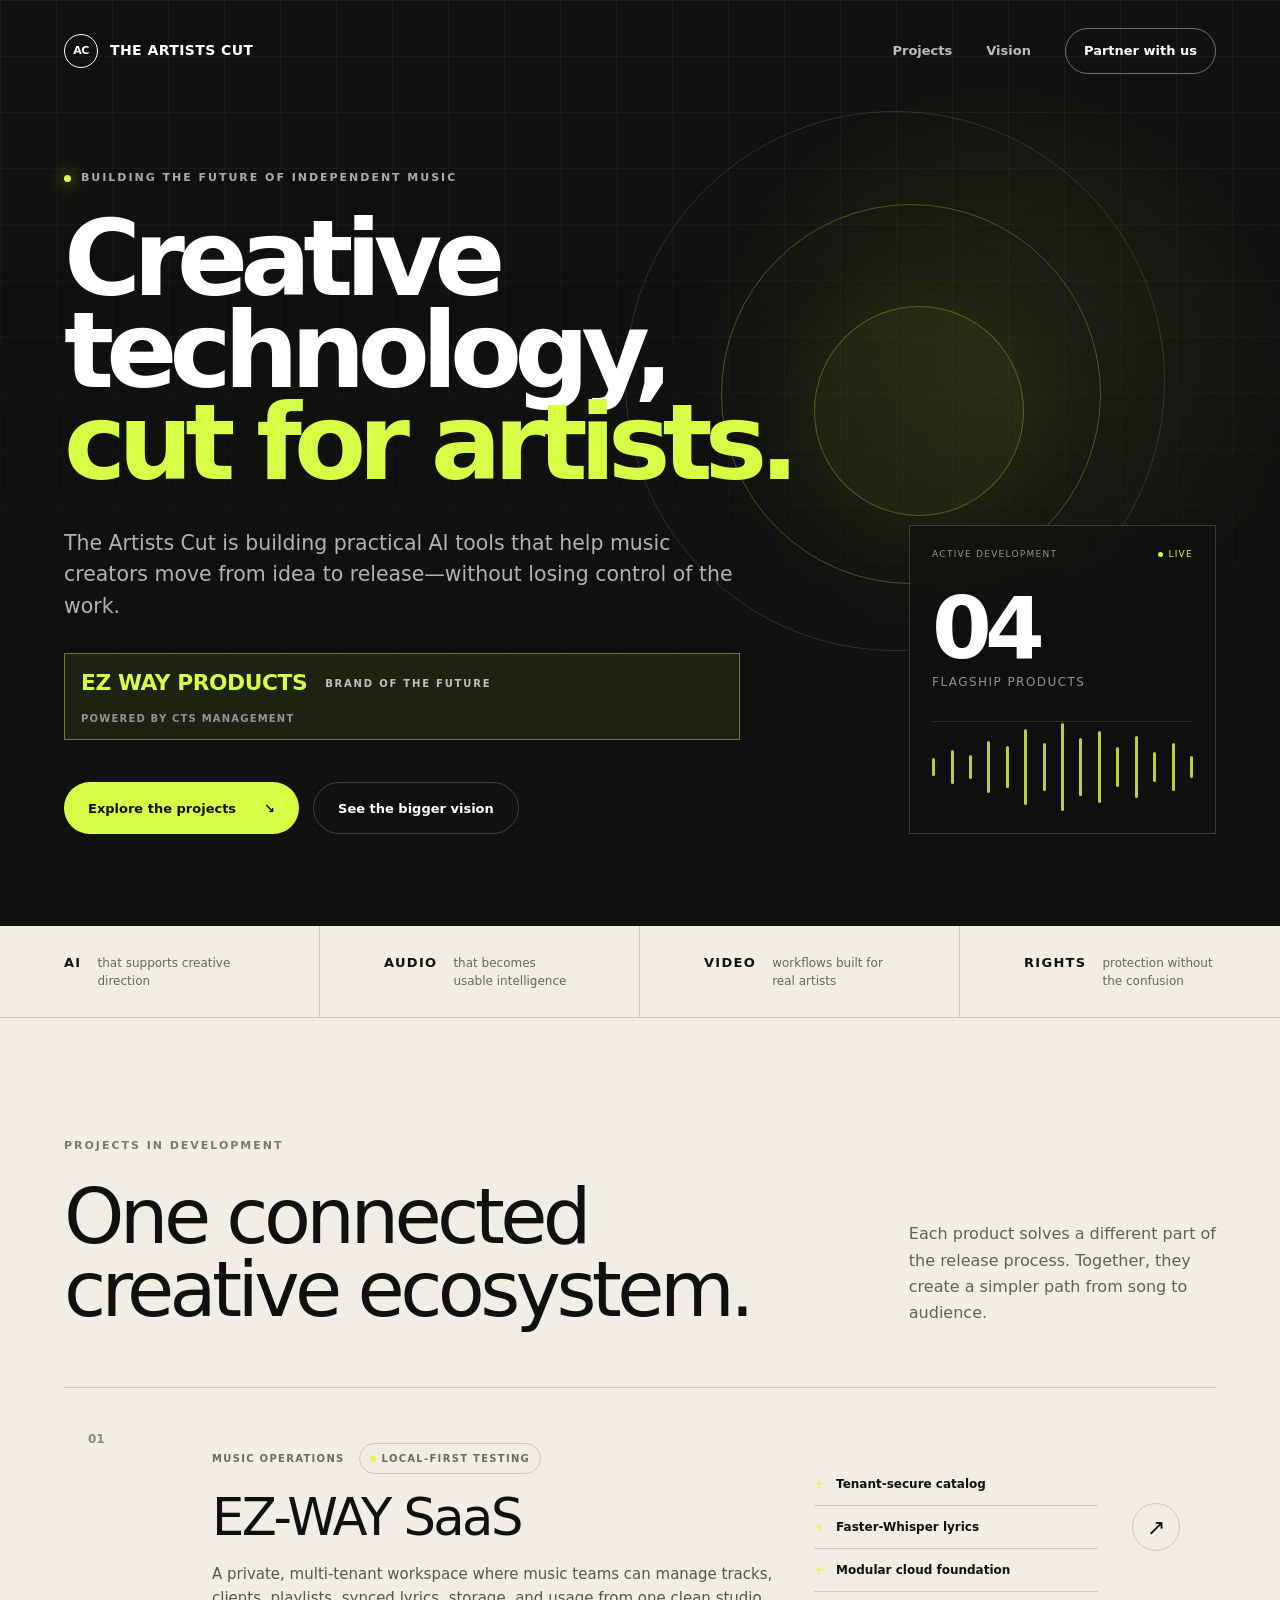
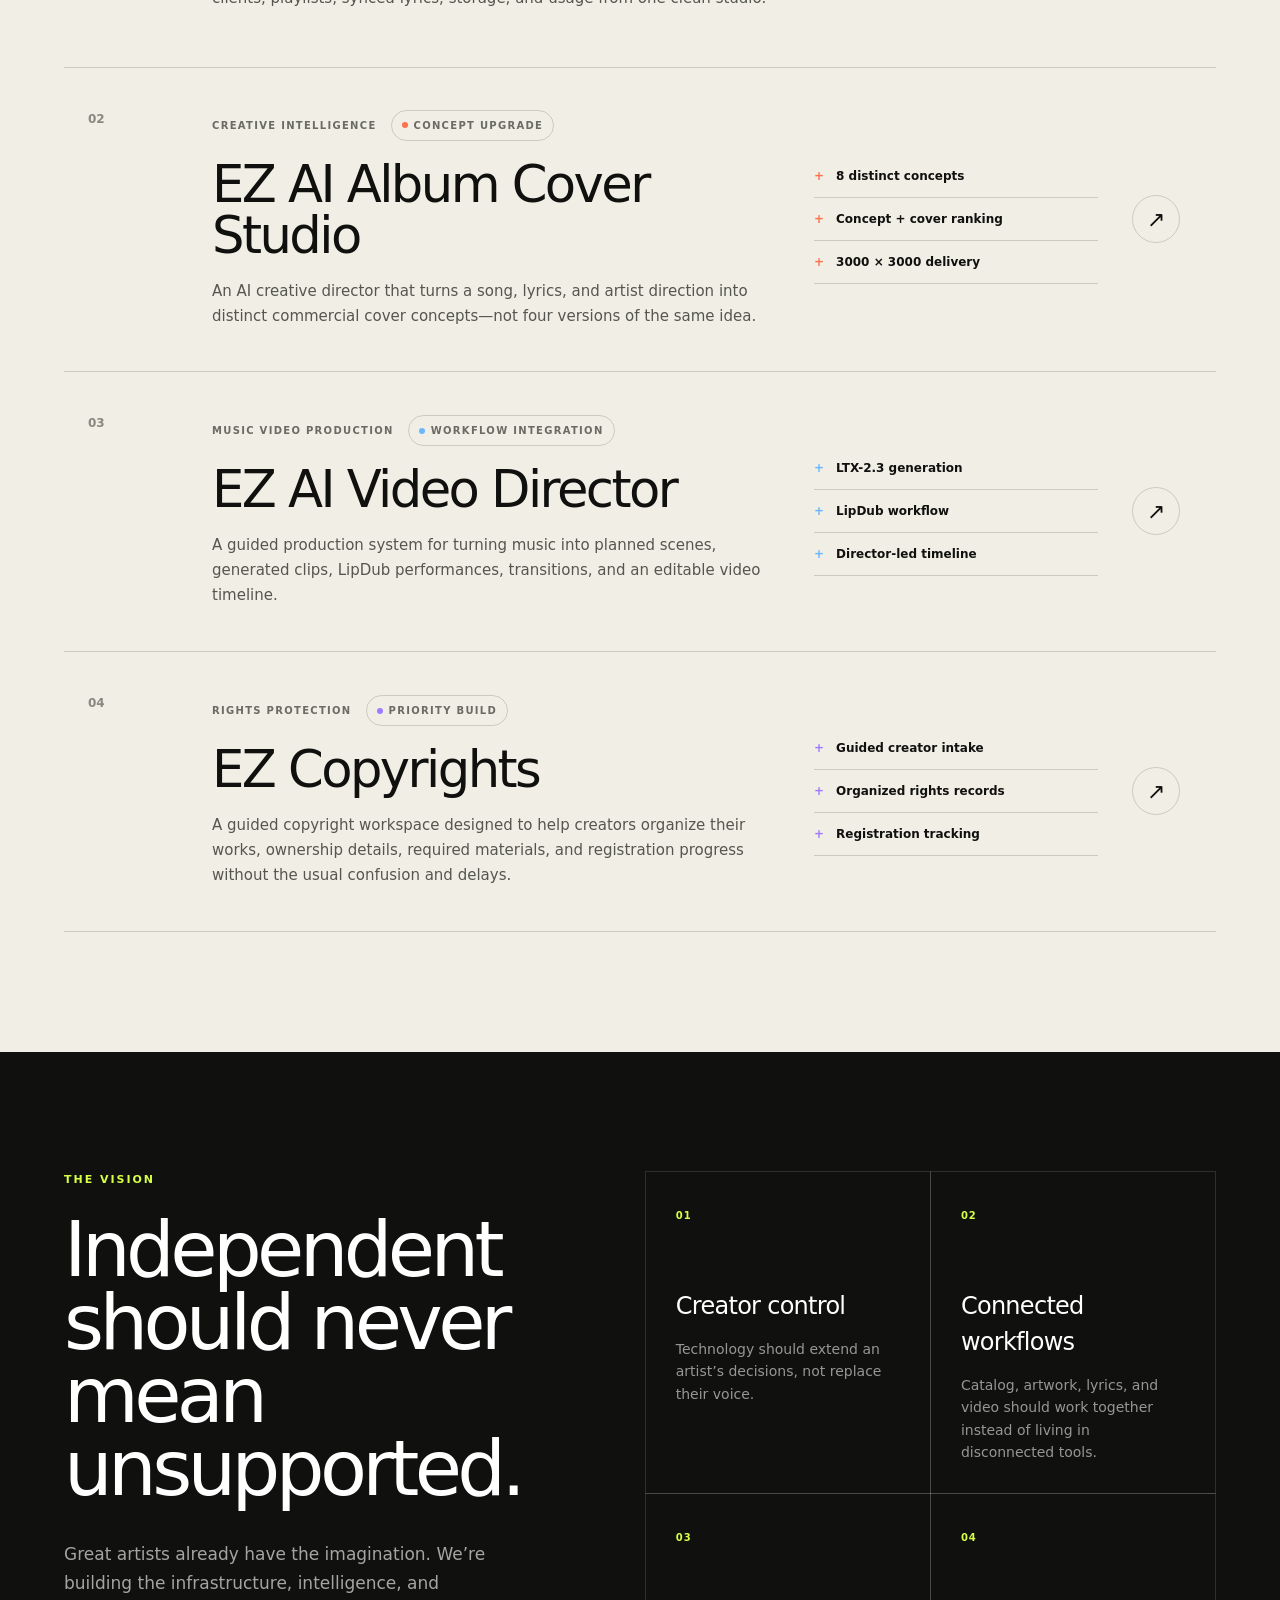
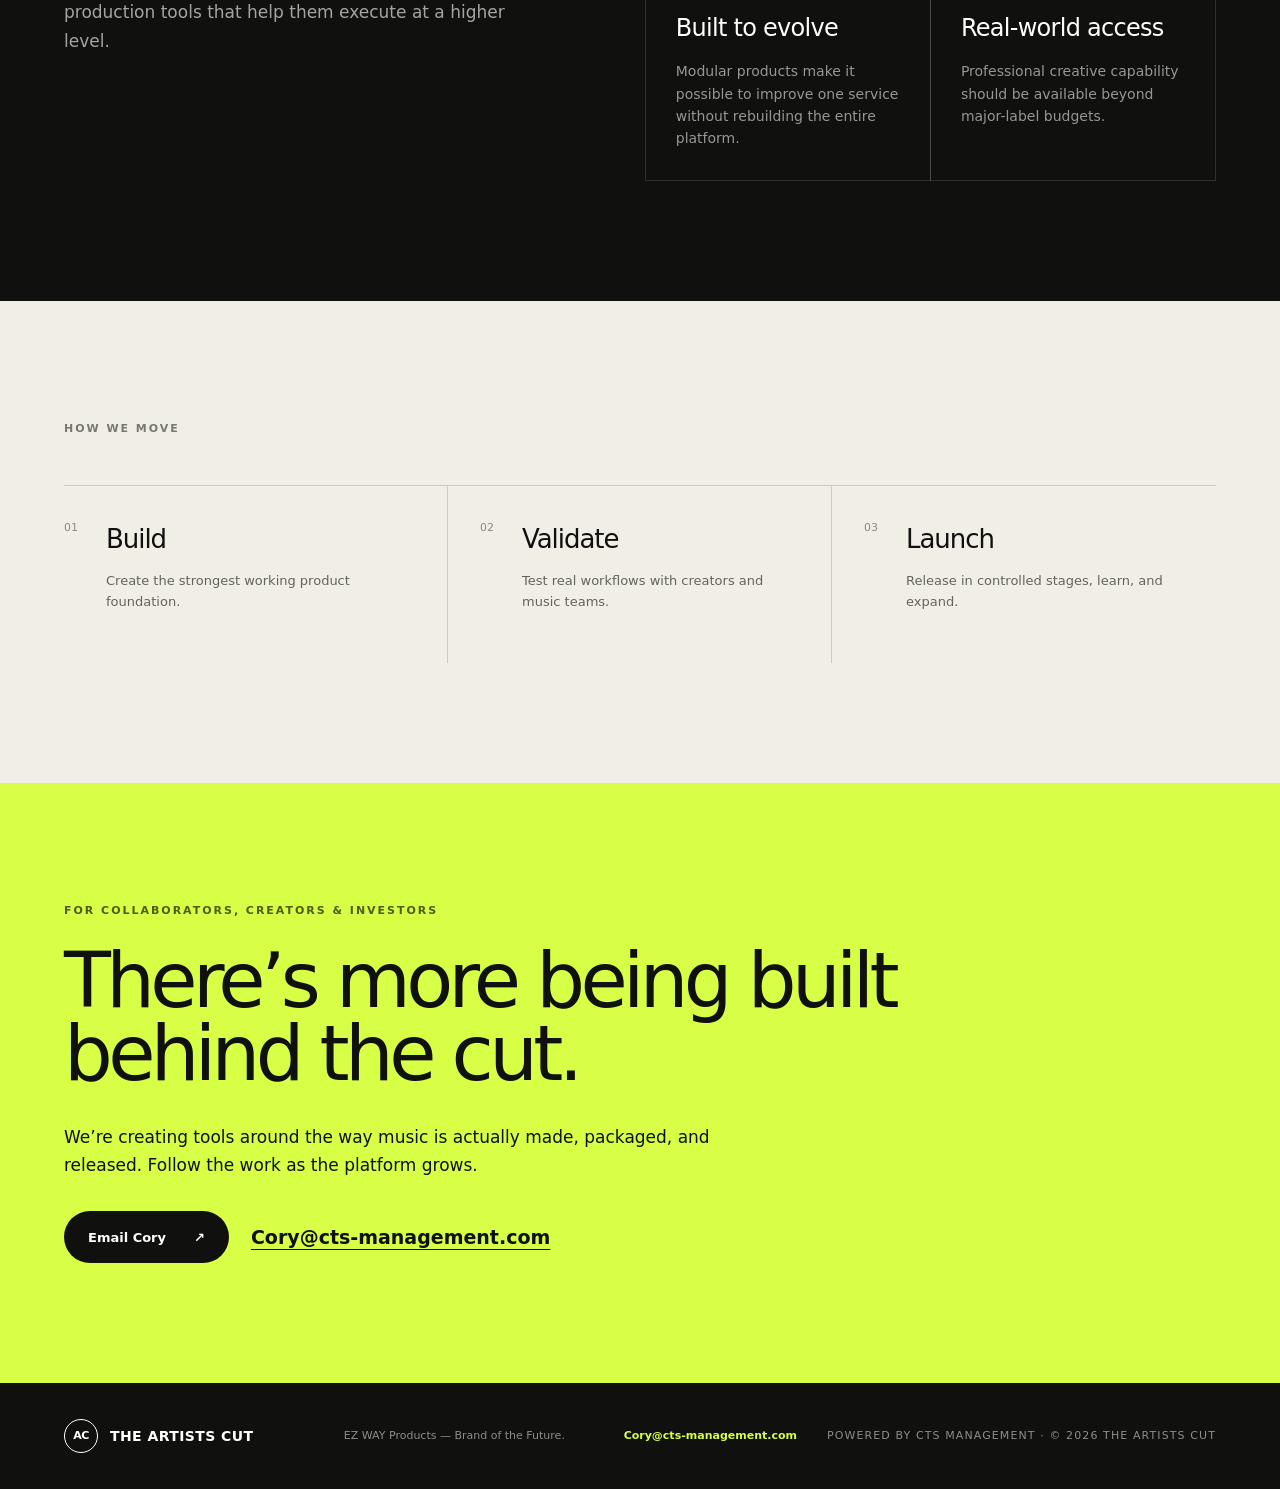
<file: index.html>
<!doctype html>
<html lang="en">
  <head>
    <meta charset="UTF-8" />
    <meta name="viewport" content="width=device-width, initial-scale=1.0" />
    <meta
      name="description"
      content="Explore EZ WAY Products from The Artists Cut—music technology built as the Brand of the Future and powered by CTS Management."
    />
    <link rel="icon" href="/favicon.svg" />
    <title>The Artists Cut | Projects in Development</title>
    <script type="module" crossorigin src="/assets/index-BSWDtGee.js"></script>
    <link rel="stylesheet" crossorigin href="/assets/index-tEXN2yDE.css">
  </head>
  <body>
    <div id="root"></div>
  </body>
</html>
</file>
<file: assets/index-tEXN2yDE.css>
/*! tailwindcss v4.2.1 | MIT License | https://tailwindcss.com */
@layer properties{@supports (((-webkit-hyphens:none)) and (not (margin-trim:inline))) or ((-moz-orient:inline) and (not (color:rgb(from red r g b)))){*,:before,:after,::backdrop{--tw-blur:initial;--tw-brightness:initial;--tw-contrast:initial;--tw-grayscale:initial;--tw-hue-rotate:initial;--tw-invert:initial;--tw-opacity:initial;--tw-saturate:initial;--tw-sepia:initial;--tw-drop-shadow:initial;--tw-drop-shadow-color:initial;--tw-drop-shadow-alpha:100%;--tw-drop-shadow-size:initial}}}@layer theme{:root,:host{--font-sans:ui-sans-serif, system-ui, sans-serif, "Apple Color Emoji", "Segoe UI Emoji", "Segoe UI Symbol", "Noto Color Emoji";--font-mono:ui-monospace, SFMono-Regular, Menlo, Monaco, Consolas, "Liberation Mono", "Courier New", monospace;--spacing:.25rem;--default-font-family:var(--font-sans);--default-mono-font-family:var(--font-mono)}}@layer base{*,:after,:before,::backdrop{box-sizing:border-box;border:0 solid;margin:0;padding:0}::file-selector-button{box-sizing:border-box;border:0 solid;margin:0;padding:0}html,:host{-webkit-text-size-adjust:100%;tab-size:4;line-height:1.5;font-family:var(--default-font-family,ui-sans-serif, system-ui, sans-serif, "Apple Color Emoji", "Segoe UI Emoji", "Segoe UI Symbol", "Noto Color Emoji");font-feature-settings:var(--default-font-feature-settings,normal);font-variation-settings:var(--default-font-variation-settings,normal);-webkit-tap-highlight-color:transparent}hr{height:0;color:inherit;border-top-width:1px}abbr:where([title]){-webkit-text-decoration:underline dotted;text-decoration:underline dotted}h1,h2,h3,h4,h5,h6{font-size:inherit;font-weight:inherit}a{color:inherit;-webkit-text-decoration:inherit;-webkit-text-decoration:inherit;-webkit-text-decoration:inherit;-webkit-text-decoration:inherit;text-decoration:inherit}b,strong{font-weight:bolder}code,kbd,samp,pre{font-family:var(--default-mono-font-family,ui-monospace, SFMono-Regular, Menlo, Monaco, Consolas, "Liberation Mono", "Courier New", monospace);font-feature-settings:var(--default-mono-font-feature-settings,normal);font-variation-settings:var(--default-mono-font-variation-settings,normal);font-size:1em}small{font-size:80%}sub,sup{vertical-align:baseline;font-size:75%;line-height:0;position:relative}sub{bottom:-.25em}sup{top:-.5em}table{text-indent:0;border-color:inherit;border-collapse:collapse}:-moz-focusring{outline:auto}progress{vertical-align:baseline}summary{display:list-item}ol,ul,menu{list-style:none}img,svg,video,canvas,audio,iframe,embed,object{vertical-align:middle;display:block}img,video{max-width:100%;height:auto}button,input,select,optgroup,textarea{font:inherit;font-feature-settings:inherit;font-variation-settings:inherit;letter-spacing:inherit;color:inherit;opacity:1;background-color:#0000;border-radius:0}::file-selector-button{font:inherit;font-feature-settings:inherit;font-variation-settings:inherit;letter-spacing:inherit;color:inherit;opacity:1;background-color:#0000;border-radius:0}:where(select:is([multiple],[size])) optgroup{font-weight:bolder}:where(select:is([multiple],[size])) optgroup option{padding-inline-start:20px}::file-selector-button{margin-inline-end:4px}::placeholder{opacity:1}@supports (not ((-webkit-appearance:-apple-pay-button))) or (contain-intrinsic-size:1px){::placeholder{color:currentColor}@supports (color:color-mix(in lab, red, red)){::placeholder{color:color-mix(in oklab, currentcolor 50%, transparent)}}}textarea{resize:vertical}::-webkit-search-decoration{-webkit-appearance:none}::-webkit-date-and-time-value{min-height:1lh;text-align:inherit}::-webkit-datetime-edit{display:inline-flex}::-webkit-datetime-edit-fields-wrapper{padding:0}::-webkit-datetime-edit{padding-block:0}::-webkit-datetime-edit-year-field{padding-block:0}::-webkit-datetime-edit-month-field{padding-block:0}::-webkit-datetime-edit-day-field{padding-block:0}::-webkit-datetime-edit-hour-field{padding-block:0}::-webkit-datetime-edit-minute-field{padding-block:0}::-webkit-datetime-edit-second-field{padding-block:0}::-webkit-datetime-edit-millisecond-field{padding-block:0}::-webkit-datetime-edit-meridiem-field{padding-block:0}::-webkit-calendar-picker-indicator{line-height:1}:-moz-ui-invalid{box-shadow:none}button,input:where([type=button],[type=reset],[type=submit]){appearance:button}::file-selector-button{appearance:button}::-webkit-inner-spin-button{height:auto}::-webkit-outer-spin-button{height:auto}[hidden]:where(:not([hidden=until-found])){display:none!important}}@layer components;@layer utilities{.visible{visibility:visible}.relative{position:relative}.start{inset-inline-start:var(--spacing)}.end{inset-inline-end:var(--spacing)}.flex{display:flex}.hidden{display:none}.table{display:table}.resize{resize:both}.antialiased{-webkit-font-smoothing:antialiased;-moz-osx-font-smoothing:grayscale}.blur{--tw-blur:blur(8px);filter:var(--tw-blur,) var(--tw-brightness,) var(--tw-contrast,) var(--tw-grayscale,) var(--tw-hue-rotate,) var(--tw-invert,) var(--tw-saturate,) var(--tw-sepia,) var(--tw-drop-shadow,)}}:root{--ink:#10110f;--paper:#f1eee5;--muted:#9b9b91;--line:#10110f29;--lime:#d7ff45;--coral:#ff704d;--blue:#69b7ff;--violet:#9e7bff}*{box-sizing:border-box}html{scroll-behavior:smooth}body{background:var(--paper);color:var(--ink);font-family:var(--font-geist-sans), Arial, Helvetica, sans-serif;margin:0}a{color:inherit;text-decoration:none}button,a{-webkit-tap-highlight-color:transparent}a:focus-visible{outline:2px solid var(--lime);outline-offset:4px}.site-header{z-index:10;color:#fff;justify-content:space-between;align-items:center;max-width:1440px;margin:0 auto;padding:28px 5vw;display:flex;position:absolute;top:0;left:0;right:0}.brand{letter-spacing:.03em;text-transform:uppercase;align-items:center;gap:12px;font-size:14px;font-weight:800;display:inline-flex}.brand-mark{letter-spacing:-.05em;border:1px solid;border-radius:50%;place-items:center;width:34px;height:34px;font-size:11px;display:grid}.site-header nav{align-items:center;gap:34px;font-size:13px;font-weight:700;display:flex}.site-header nav a{opacity:.72;transition:opacity .2s}.site-header nav a:hover,.site-header nav a:focus-visible{opacity:1}.site-header .nav-cta{opacity:1;border:1px solid #fff6;border-radius:999px;padding:12px 18px}.hero{isolation:isolate;background:var(--ink);color:#fff;grid-template-columns:minmax(0,1.6fr) minmax(300px,.65fr);align-items:end;gap:7vw;min-height:780px;padding:170px 5vw 92px;display:grid;position:relative;overflow:hidden}.hero:before{content:"";z-index:-3;background:radial-gradient(circle at 78% 42%,#d7ff4521,#0000 28%),linear-gradient(#ffffff0b 1px,#0000 1px) 0 0/56px 56px,linear-gradient(90deg,#ffffff0b 1px,#0000 1px) 0 0/56px 56px;position:absolute;inset:0;-webkit-mask-image:linear-gradient(#000,#0000 90%);mask-image:linear-gradient(#000,#0000 90%)}.hero:after{content:"";z-index:-2;border:1px solid #ffffff21;border-radius:50%;width:540px;height:540px;position:absolute;top:12%;right:9%}.hero-orbit{z-index:-1;border:1px solid #d7ff4547;border-radius:50%;position:absolute}.orbit-one{width:380px;height:380px;top:22%;right:14%}.orbit-two{background:#d7ff450f;width:210px;height:210px;top:33%;right:20%;box-shadow:0 0 100px #d7ff4514}.hero-copy{max-width:980px;position:relative}.kicker,.section-label{letter-spacing:.18em;text-transform:uppercase;align-items:center;gap:10px;margin:0 0 26px;font-size:11px;font-weight:800;display:flex}.kicker{color:#ffffffa6}.kicker span{background:var(--lime);width:7px;height:7px;box-shadow:0 0 16px var(--lime);border-radius:50%}.hero h1{letter-spacing:-.075em;max-width:920px;margin:0;font-size:clamp(68px,8.2vw,132px);font-weight:800;line-height:.88}.hero h1 span{color:var(--lime);display:block}.hero-lede{color:#ffffffad;max-width:680px;margin:38px 0 0;font-size:clamp(17px,1.6vw,22px);line-height:1.55}.future-brand{background:#d7ff4512;border:1px solid #d7ff456b;flex-wrap:wrap;align-items:center;gap:12px 18px;margin-top:30px;padding:13px 16px;display:inline-flex}.future-brand strong{color:var(--lime);letter-spacing:-.02em;font-size:clamp(16px,1.7vw,23px)}.future-brand span{color:#ffffffb8;letter-spacing:.18em;font-size:10px;font-weight:800}.future-brand em{color:#ffffff85;letter-spacing:.12em;text-transform:uppercase;width:100%;font-size:10px;font-style:normal;font-weight:700}.hero-actions{flex-wrap:wrap;align-items:center;gap:14px;margin-top:42px;display:flex}.button{border-radius:999px;justify-content:center;align-items:center;gap:28px;min-height:52px;padding:0 24px;font-size:13px;font-weight:800;transition:transform .2s,background .2s;display:inline-flex}.button:hover,.button:focus-visible{transform:translateY(-2px)}.button-primary{background:var(--lime);color:var(--ink)}.button-quiet{color:#fff;border:1px solid #fff3}.hero-signal{-webkit-backdrop-filter:blur(12px);backdrop-filter:blur(12px);background:#10110f9e;border:1px solid #ffffff2e;padding:22px;position:relative}.signal-top{color:#ffffff8c;letter-spacing:.14em;justify-content:space-between;font-size:9px;display:flex}.live-dot{color:var(--lime)}.live-dot:before{content:"";background:var(--lime);border-radius:50%;width:5px;height:5px;margin-right:5px;display:inline-block}.hero-signal strong{letter-spacing:-.08em;margin-top:24px;font-size:86px;line-height:1;display:block}.hero-signal p{color:#ffffff8c;text-transform:uppercase;letter-spacing:.12em;margin:2px 0 30px;font-size:12px}.wave{border-top:1px solid #ffffff1f;justify-content:space-between;align-items:center;gap:5px;height:90px;display:flex}.wave i{background:var(--lime);opacity:.82;border-radius:4px;width:3px}.proof-strip{border-bottom:1px solid var(--line);grid-template-columns:repeat(4,1fr);display:grid}.proof-strip div{border-right:1px solid var(--line);align-items:baseline;gap:16px;padding:27px 5vw;display:flex}.proof-strip div:last-child{border-right:0}.proof-strip strong{letter-spacing:.1em;font-size:13px}.proof-strip span{color:#65665f;font-size:12px}.projects-section,.vision-section,.process-section{padding:120px 5vw}.section-heading{grid-template-columns:1.4fr .6fr;align-items:end;gap:10vw;margin-bottom:60px;display:grid}.section-label{color:#777870}.section-heading h2,.vision-statement h2,.connect-section h2{letter-spacing:-.06em;max-width:820px;margin:0;font-size:clamp(44px,6vw,88px);line-height:.95}.section-heading>p{color:#5f605a;margin:0;font-size:16px;line-height:1.65}.project-list{border-top:1px solid var(--line)}.project-card{--accent:var(--lime);border-bottom:1px solid var(--line);grid-template-columns:90px minmax(0,1.5fr) minmax(220px,.75fr) 60px;align-items:center;gap:34px;min-height:280px;padding:42px 24px;transition:background .25s,padding .25s;display:grid;position:relative}.project-card:before{content:"";background:var(--accent);width:4px;transition:transform .25s;position:absolute;top:0;bottom:0;left:0;transform:scaleY(0)}.project-card:hover{background:#ffffff78;padding-left:36px}.project-card:hover:before{transform:scaleY(1)}.project-card.coral{--accent:var(--coral)}.project-card.blue{--accent:var(--blue)}.project-card.violet{--accent:var(--violet)}.project-index{color:#888981;align-self:start;font-size:12px;font-weight:800}.project-meta{color:#6a6b64;letter-spacing:.13em;text-transform:uppercase;flex-wrap:wrap;align-items:center;gap:14px;font-size:10px;font-weight:800;display:flex}.status{border:1px solid var(--line);border-radius:999px;align-items:center;gap:6px;padding:7px 10px;display:inline-flex}.status i{background:var(--accent);border-radius:50%;width:6px;height:6px}.project-main h3{letter-spacing:-.05em;margin:18px 0;font-size:clamp(32px,4vw,57px);line-height:1}.project-main>p{color:#55564f;max-width:720px;margin:0;font-size:15px;line-height:1.65}.project-card ul{margin:0;padding:0;list-style:none}.project-card li{border-bottom:1px solid var(--line);padding:12px 0;font-size:12px;font-weight:700}.project-card li:before{content:"+";color:var(--accent);margin-right:12px;font-weight:900}.project-arrow{border:1px solid var(--line);border-radius:50%;place-items:center;width:48px;height:48px;font-size:22px;display:grid}.vision-section{background:var(--ink);color:#fff;grid-template-columns:.9fr 1.1fr;gap:9vw;display:grid}.vision-statement{align-self:start;position:sticky;top:40px}.vision-statement .section-label{color:var(--lime)}.vision-statement>p:last-child{color:#ffffff9e;max-width:620px;margin:34px 0 0;font-size:17px;line-height:1.7}.vision-grid{grid-template-columns:repeat(2,1fr);display:grid}.vision-grid article{border:1px solid #ffffff21;min-height:270px;margin:-1px 0 0 -1px;padding:30px}.vision-grid span{color:var(--lime);letter-spacing:.1em;font-size:10px;font-weight:800}.vision-grid h3{letter-spacing:-.03em;margin:62px 0 14px;font-size:24px}.vision-grid p{color:#ffffff8f;margin:0;font-size:14px;line-height:1.6}.process-section .section-label{margin-bottom:48px}.process-grid{border-top:1px solid var(--line);grid-template-columns:repeat(3,1fr);display:grid}.process-grid article{border-right:1px solid var(--line);gap:28px;padding:34px 32px 50px 0;display:flex}.process-grid article+article{padding-left:32px}.process-grid article:last-child{border-right:0}.process-grid>article>span{color:#8a8b84;font-size:11px}.process-grid h3{letter-spacing:-.04em;margin:0 0 12px;font-size:26px}.process-grid p{color:#63645d;max-width:260px;margin:0;font-size:13px;line-height:1.6}.connect-section{background:var(--lime);padding:120px 5vw}.connect-section .section-label{color:#4e5c0d}.connect-section h2{max-width:1040px}.connect-section>p:not(.section-label){max-width:660px;margin:32px 0;font-size:17px;line-height:1.65}.button-light{background:var(--ink);color:#fff}.connect-actions{flex-wrap:wrap;align-items:center;gap:22px;display:flex}.contact-email{text-underline-offset:5px;font-size:clamp(15px,1.5vw,19px);font-weight:800;text-decoration:underline}footer{background:var(--ink);color:#fff;grid-template-columns:1fr 1fr auto auto;align-items:center;gap:30px;padding:36px 5vw;display:grid}footer p,footer>span{color:#ffffff85;margin:0;font-size:11px}footer>a{color:var(--lime);font-size:11px;font-weight:700}footer>span{text-transform:uppercase;letter-spacing:.1em}@media (width<=960px){.hero{grid-template-columns:1fr;align-items:end}.hero-signal{max-width:380px}.proof-strip{grid-template-columns:1fr}.proof-strip div{border-right:0;border-bottom:1px solid var(--line)}.section-heading,.vision-section{grid-template-columns:1fr}.project-card{grid-template-columns:50px minmax(0,1fr) 48px}.project-card ul{grid-column:2/4}.vision-statement{position:static}footer{grid-template-columns:1fr}}@media (width<=680px){.site-header{padding-top:20px}.site-header nav a:not(.nav-cta){display:none}.site-header .nav-cta{padding:10px 13px}.hero{min-height:760px;padding-top:130px}.hero h1{font-size:clamp(58px,19vw,88px)}.hero:after,.hero-orbit{opacity:.55;transform:translate(45%)}.hero-signal{display:none}.proof-strip div{flex-direction:column;gap:6px}.projects-section,.vision-section,.process-section,.connect-section{padding:84px 6vw}.section-heading{gap:28px;margin-bottom:40px}.project-card{grid-template-columns:36px minmax(0,1fr);gap:18px;padding:34px 0}.project-card:hover{padding-left:8px}.project-main,.project-card ul{grid-column:2}.project-arrow{display:none}.vision-grid,.process-grid{grid-template-columns:1fr}.vision-grid article{min-height:230px}.process-grid article,.process-grid article+article{border-right:0;border-bottom:1px solid var(--line);padding:26px 0}footer{padding:34px 6vw}}@media (prefers-reduced-motion:reduce){html{scroll-behavior:auto}*,:before,:after{transition-duration:.01ms!important}}@property --tw-blur{syntax:"*";inherits:false}@property --tw-brightness{syntax:"*";inherits:false}@property --tw-contrast{syntax:"*";inherits:false}@property --tw-grayscale{syntax:"*";inherits:false}@property --tw-hue-rotate{syntax:"*";inherits:false}@property --tw-invert{syntax:"*";inherits:false}@property --tw-opacity{syntax:"*";inherits:false}@property --tw-saturate{syntax:"*";inherits:false}@property --tw-sepia{syntax:"*";inherits:false}@property --tw-drop-shadow{syntax:"*";inherits:false}@property --tw-drop-shadow-color{syntax:"*";inherits:false}@property --tw-drop-shadow-alpha{syntax:"<percentage>";inherits:false;initial-value:100%}@property --tw-drop-shadow-size{syntax:"*";inherits:false}
</file>
